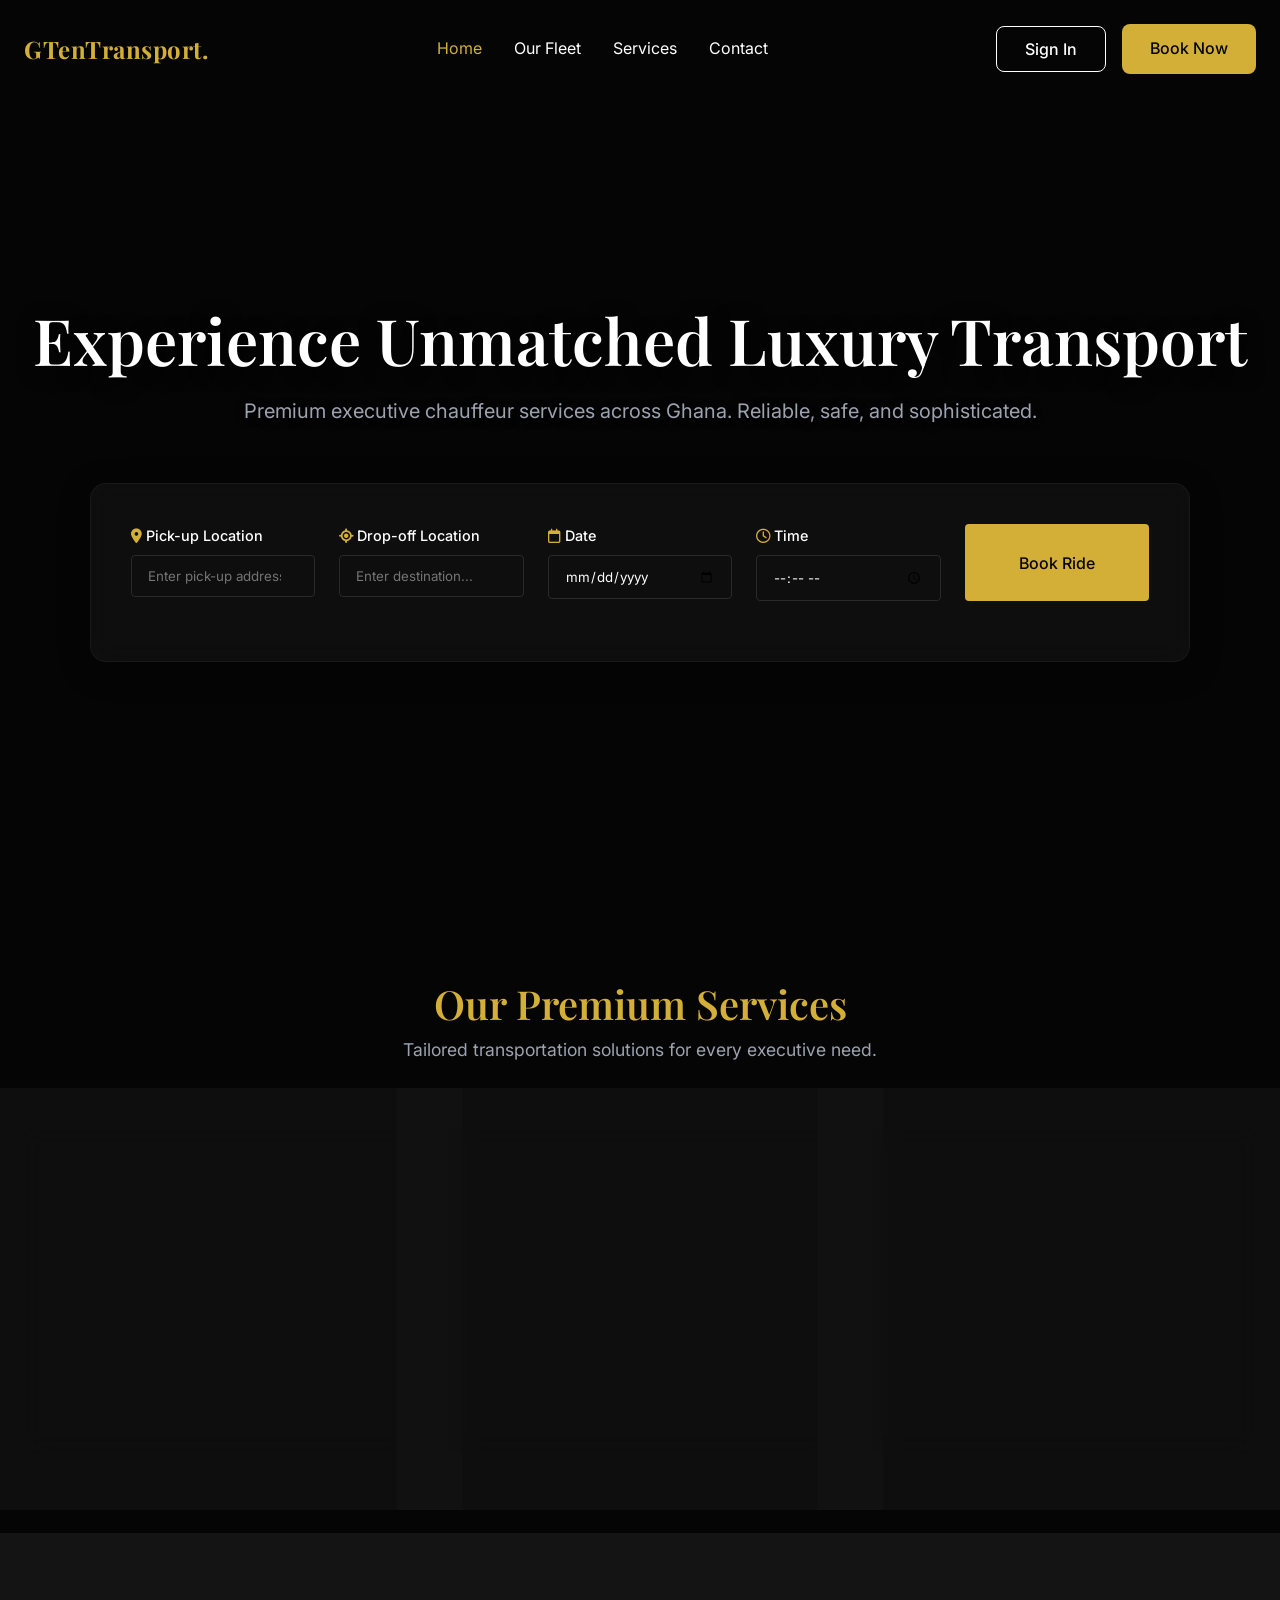
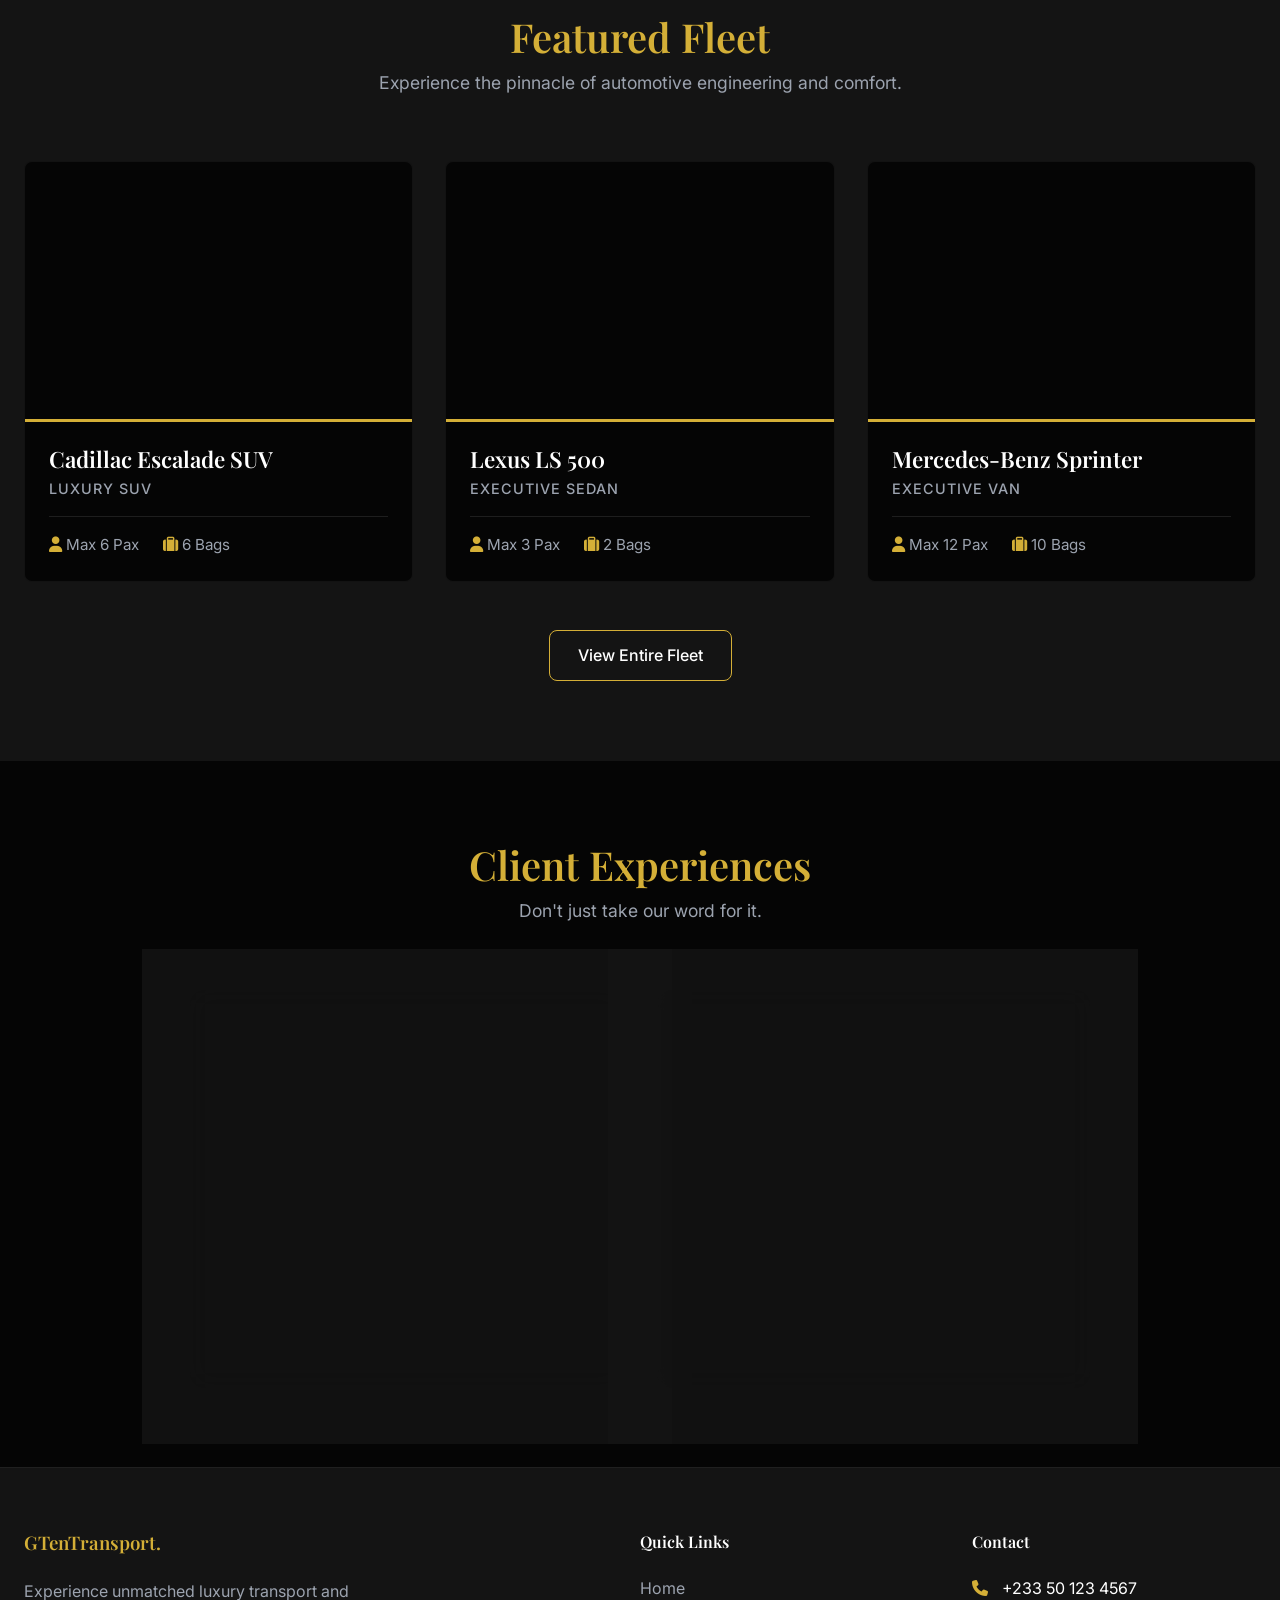
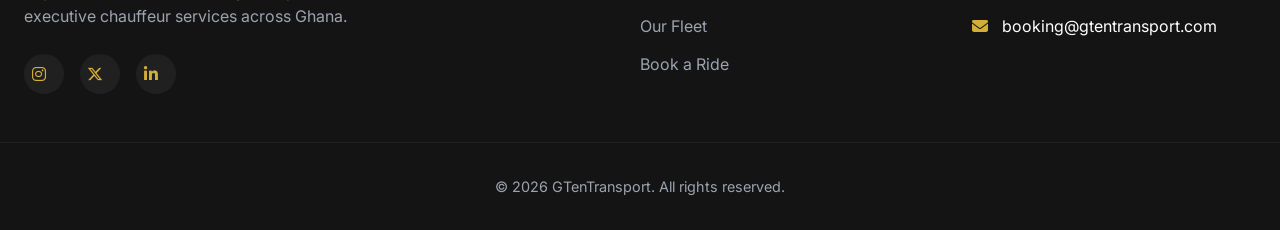
<file: index.html>
<!DOCTYPE html>
<html lang="en">

<head>
    <meta charset="UTF-8">
    <meta name="viewport" content="width=device-width, initial-scale=1.0">
    <title>GTenTransport | Premium Executive Chauffeur Services</title>
    <meta name="description"
        content="Experience unmatched luxury transport and executive chauffeur services across Ghana.">
    <link rel="stylesheet" href="css/style.css">
    <link rel="stylesheet" href="https://cdnjs.cloudflare.com/ajax/libs/font-awesome/6.4.0/css/all.min.css">
</head>

<body>
    <!-- Navigation -->
    <nav class="navbar" id="navbar">
        <div class="container nav-container">
            <a href="index.html" class="brand-logo text-gold">GTenTransport.</a>

            <button class="mobile-menu-btn" id="mobile-menu-btn">
                <i class="fa-solid fa-bars"></i>
            </button>

            <ul class="nav-links">
                <li><a href="index.html" class="active">Home</a></li>
                <li><a href="fleet.html">Our Fleet</a></li>
                <li><a href="index.html#services">Services</a></li>
                <li><a href="book.html">Contact</a></li>
            </ul>
            <div class="nav-actions">
                <button class="btn btn-outline" id="btn-signin">Sign In</button>
                <a href="book.html" class="btn btn-primary">Book Now</a>
            </div>
        </div>
    </nav>

    <!-- Auth Modal -->
    <div class="modal" id="auth-modal">
        <div class="modal-content glass-panel">
            <span class="close-modal">&times;</span>
            <h2 class="text-center">Welcome Back</h2>
            <p class="text-center" style="margin-bottom: 2rem; color: var(--color-gray-light);">Sign in to your account
            </p>
            <form class="auth-form" id="auth-form">
                <div class="input-group">
                    <label for="email">Email</label>
                    <input type="email" id="email" placeholder="name@example.com" required>
                </div>
                <div class="input-group">
                    <label for="password">Password</label>
                    <input type="password" id="password" placeholder="••••••••" required>
                </div>
                <button type="submit" class="btn btn-primary" style="width: 100%; margin-top: 1rem;">Sign In</button>
            </form>
        </div>
    </div>

    <main>
        <!-- Hero Section -->
        <section class="hero" id="home">
            <div class="hero-overlay"></div>
            <div class="container hero-content">
                <h1 class="hero-title text-white">Experience Unmatched Luxury Transport</h1>
                <p class="hero-subtitle">Premium executive chauffeur services across Ghana. Reliable, safe, and
                    sophisticated.</p>

                <!-- Quick Booking Widget -->
                <div class="quick-booking glass-panel">
                    <form class="booking-grid" action="book.html">
                        <div class="input-group">
                            <label><i class="fa-solid fa-location-dot text-gold"></i> Pick-up Location</label>
                            <input type="text" list="locations" placeholder="Enter pick-up address..." required>
                        </div>
                        <div class="input-group">
                            <label><i class="fa-solid fa-location-crosshairs text-gold"></i> Drop-off Location</label>
                            <input type="text" list="locations" placeholder="Enter destination..." required>
                        </div>
                        <div class="input-group">
                            <label><i class="fa-regular fa-calendar text-gold"></i> Date</label>
                            <input type="date" required>
                        </div>
                        <div class="input-group">
                            <label><i class="fa-regular fa-clock text-gold"></i> Time</label>
                            <input type="time" required>
                        </div>
                        <div class="input-group" style="justify-content: flex-end;">
                            <button type="submit" class="btn btn-primary"
                                style="height: 100%; width: 100%; border-radius: var(--border-radius-sm);">Book
                                Ride</button>
                        </div>
                    </form>
                    <datalist id="locations">
                        <option value="Kotoka International Airport (KIA)">
                        <option value="Cantonments, Accra">
                        <option value="East Legon, Accra">
                        <option value="Osu, Accra">
                        <option value="Labadi Beach Hotel">
                        <option value="Kempinski Hotel Gold Coast City">
                        <option value="Aburi Mountains">
                        <option value="Kumasi, Ashanti Region">
                    </datalist>
                </div>
            </div>
        </section>

        <!-- Services Overview -->
        <section class="section services-section" id="services">
            <div class="container">
                <div class="section-title text-center">
                    <h2 class="text-gold">Our Premium Services</h2>
                    <p>Tailored transportation solutions for every executive need.</p>
                </div>
                <div class="services-grid">
                    <div class="service-card glass-panel text-center">
                        <i class="fa-solid fa-plane-arrival service-icon"></i>
                        <h3>Airport Transfers</h3>
                        <p>Seamless and punctual pickups from Kotoka International Airport. Flight monitoring included.
                        </p>
                        <a href="book.html" class="text-gold mt-1"
                            style="display:inline-block; margin-top:1rem; font-weight: 500;">Learn More &rarr;</a>
                    </div>
                    <div class="service-card glass-panel text-center">
                        <i class="fa-solid fa-user-tie service-icon"></i>
                        <h3>Corporate Travel</h3>
                        <p>Dedicated executive chauffeurs for your business meetings and roadshows across Ghana.</p>
                        <a href="book.html" class="text-gold mt-1"
                            style="display:inline-block; margin-top:1rem; font-weight: 500;">Learn More &rarr;</a>
                    </div>
                    <div class="service-card glass-panel text-center">
                        <i class="fa-solid fa-champagne-glasses service-icon"></i>
                        <h3>Special Events</h3>
                        <p>Make your weddings, galas, and VIP events memorable with our top-tier luxury vehicles.</p>
                        <a href="book.html" class="text-gold mt-1"
                            style="display:inline-block; margin-top:1rem; font-weight: 500;">Learn More &rarr;</a>
                    </div>
                </div>
            </div>
        </section>

        <!-- Fleet Teaser -->
        <section class="section fleet-teaser-section" style="background-color: var(--color-charcoal);">
            <div class="container">
                <div class="section-title text-center">
                    <h2 class="text-gold">Featured Fleet</h2>
                    <p>Experience the pinnacle of automotive engineering and comfort.</p>
                </div>
                <div class="fleet-grid">
                    <div class="fleet-card">
                        <div class="fleet-img"
                            style="background-image: url('https://upload.wikimedia.org/wikipedia/commons/thumb/8/82/2021_Cadillac_Escalade_ESV_4WD_Premium_Luxury_in_Satin_Steel_Metallic%2C_front_right.jpg/1280px-2021_Cadillac_Escalade_ESV_4WD_Premium_Luxury_in_Satin_Steel_Metallic%2C_front_right.jpg');">
                        </div>
                        <div class="fleet-info">
                            <h3>Cadillac Escalade SUV</h3>
                            <p class="fleet-class">Luxury SUV</p>
                            <ul class="fleet-specs">
                                <li><i class="fa-solid fa-user text-gold"></i> Max 6 Pax</li>
                                <li><i class="fa-solid fa-suitcase text-gold"></i> 6 Bags</li>
                            </ul>
                        </div>
                    </div>
                    <div class="fleet-card">
                        <div class="fleet-img"
                            style="background-image: url('https://upload.wikimedia.org/wikipedia/commons/thumb/e/e6/Lexus_LS_500_VXFA50_Premier_Manganese_Luster_01.jpg/1280px-Lexus_LS_500_VXFA50_Premier_Manganese_Luster_01.jpg');">
                        </div>
                        <div class="fleet-info">
                            <h3>Lexus LS 500</h3>
                            <p class="fleet-class">Executive Sedan</p>
                            <ul class="fleet-specs">
                                <li><i class="fa-solid fa-user text-gold"></i> Max 3 Pax</li>
                                <li><i class="fa-solid fa-suitcase text-gold"></i> 2 Bags</li>
                            </ul>
                        </div>
                    </div>
                    <div class="fleet-card">
                        <div class="fleet-img"
                            style="background-image: url('https://upload.wikimedia.org/wikipedia/commons/thumb/c/ca/Mercedes-Benz_VS30_Sprinter_519_CDI_Black_%281%29.jpg/1280px-Mercedes-Benz_VS30_Sprinter_519_CDI_Black_%281%29.jpg');">
                        </div>
                        <div class="fleet-info">
                            <h3>Mercedes-Benz Sprinter</h3>
                            <p class="fleet-class">Executive Van</p>
                            <ul class="fleet-specs">
                                <li><i class="fa-solid fa-user text-gold"></i> Max 12 Pax</li>
                                <li><i class="fa-solid fa-suitcase text-gold"></i> 10 Bags</li>
                            </ul>
                        </div>
                    </div>
                </div>
                <div class="text-center" style="margin-top: 3rem;">
                    <a href="fleet.html" class="btn btn-outline text-gold" style="border-color: var(--color-gold);">View
                        Entire Fleet</a>
                </div>
            </div>
        </section>

        <!-- Testimonials -->
        <section class="section testimonials-section">
            <div class="container">
                <div class="section-title text-center">
                    <h2 class="text-gold">Client Experiences</h2>
                    <p>Don't just take our word for it.</p>
                </div>
                <div class="testimonials-grid">
                    <div class="testimonial-card glass-panel" style="background: rgba(20,20,20,0.8);">
                        <div class="stars text-gold mb-1">
                            <i class="fa-solid fa-star"></i><i class="fa-solid fa-star"></i><i
                                class="fa-solid fa-star"></i><i class="fa-solid fa-star"></i><i
                                class="fa-solid fa-star"></i>
                        </div>
                        <p>"Outstanding service from KIA to our hotel in Cantonments. The Cadillac Escalade was
                            immaculate and the chauffeur was highly professional."</p>
                        <div class="client-info mt-2"
                            style="border-top: 1px solid rgba(255,255,255,0.1); padding-top: 1rem;">
                            <h4 style="margin-bottom: 0.2rem;">James Harrington</h4>
                            <span class="text-gray-light" style="font-size: 0.9rem;">Corporate Executive</span>
                            <div class="platform-rating mt-1"
                                style="display: flex; align-items: center; gap: 0.5rem; background: rgba(255,255,255,0.05); padding: 0.4rem 0.8rem; border-radius: 20px; font-size: 0.85rem; width: fit-content; margin-top: 1rem;">
                                <i class="fa-brands fa-tripadvisor text-gold"></i> Rated 5.0 on TripAdvisor
                            </div>
                        </div>
                    </div>
                    <div class="testimonial-card glass-panel" style="background: rgba(20,20,20,0.8);">
                        <div class="stars text-gold mb-1">
                            <i class="fa-solid fa-star"></i><i class="fa-solid fa-star"></i><i
                                class="fa-solid fa-star"></i><i class="fa-solid fa-star"></i><i
                                class="fa-solid fa-star"></i>
                        </div>
                        <p>"GTenTransport handled the logistics for our 3-day corporate roadshow in Accra flawlessly.
                            Reliable and truly luxurious."</p>
                        <div class="client-info mt-2"
                            style="border-top: 1px solid rgba(255,255,255,0.1); padding-top: 1rem;">
                            <h4 style="margin-bottom: 0.2rem;">Sarah Mensah</h4>
                            <span class="text-gray-light" style="font-size: 0.9rem;">Event Coordinator</span>
                            <div class="platform-rating mt-1"
                                style="display: flex; align-items: center; gap: 0.5rem; background: rgba(255,255,255,0.05); padding: 0.4rem 0.8rem; border-radius: 20px; font-size: 0.85rem; width: fit-content; margin-top: 1rem;">
                                <i class="fa-brands fa-google text-gold"></i> Rated 5.0 on Google
                            </div>
                        </div>
                    </div>
                </div>
            </div>
        </section>
    </main>

    <!-- Premium Footer -->
    <footer class="footer">
        <div class="container footer-grid">
            <div class="footer-col">
                <h3 class="text-gold">GTenTransport.</h3>
                <p>Experience unmatched luxury transport and executive chauffeur services across Ghana.</p>
                <div class="social-icons">
                    <a href="#"><i class="fa-brands fa-instagram"></i></a>
                    <a href="#"><i class="fa-brands fa-x-twitter"></i></a>
                    <a href="#"><i class="fa-brands fa-linkedin-in"></i></a>
                </div>
            </div>
            <div class="footer-col">
                <h4>Quick Links</h4>
                <ul>
                    <li><a href="index.html">Home</a></li>
                    <li><a href="fleet.html">Our Fleet</a></li>
                    <li><a href="book.html">Book a Ride</a></li>
                </ul>
            </div>
            <div class="footer-col">
                <h4>Contact</h4>
                <ul>
                    <li><i class="fa-solid fa-phone"></i> +233 50 123 4567</li>
                    <li><i class="fa-solid fa-envelope"></i> booking@gtentransport.com</li>
                </ul>
            </div>
        </div>
        <div class="footer-bottom container">
            <p>&copy; 2026 GTenTransport. All rights reserved.</p>
        </div>
    </footer>

    <script src="js/script.js"></script>
</body>

</html>
</file>
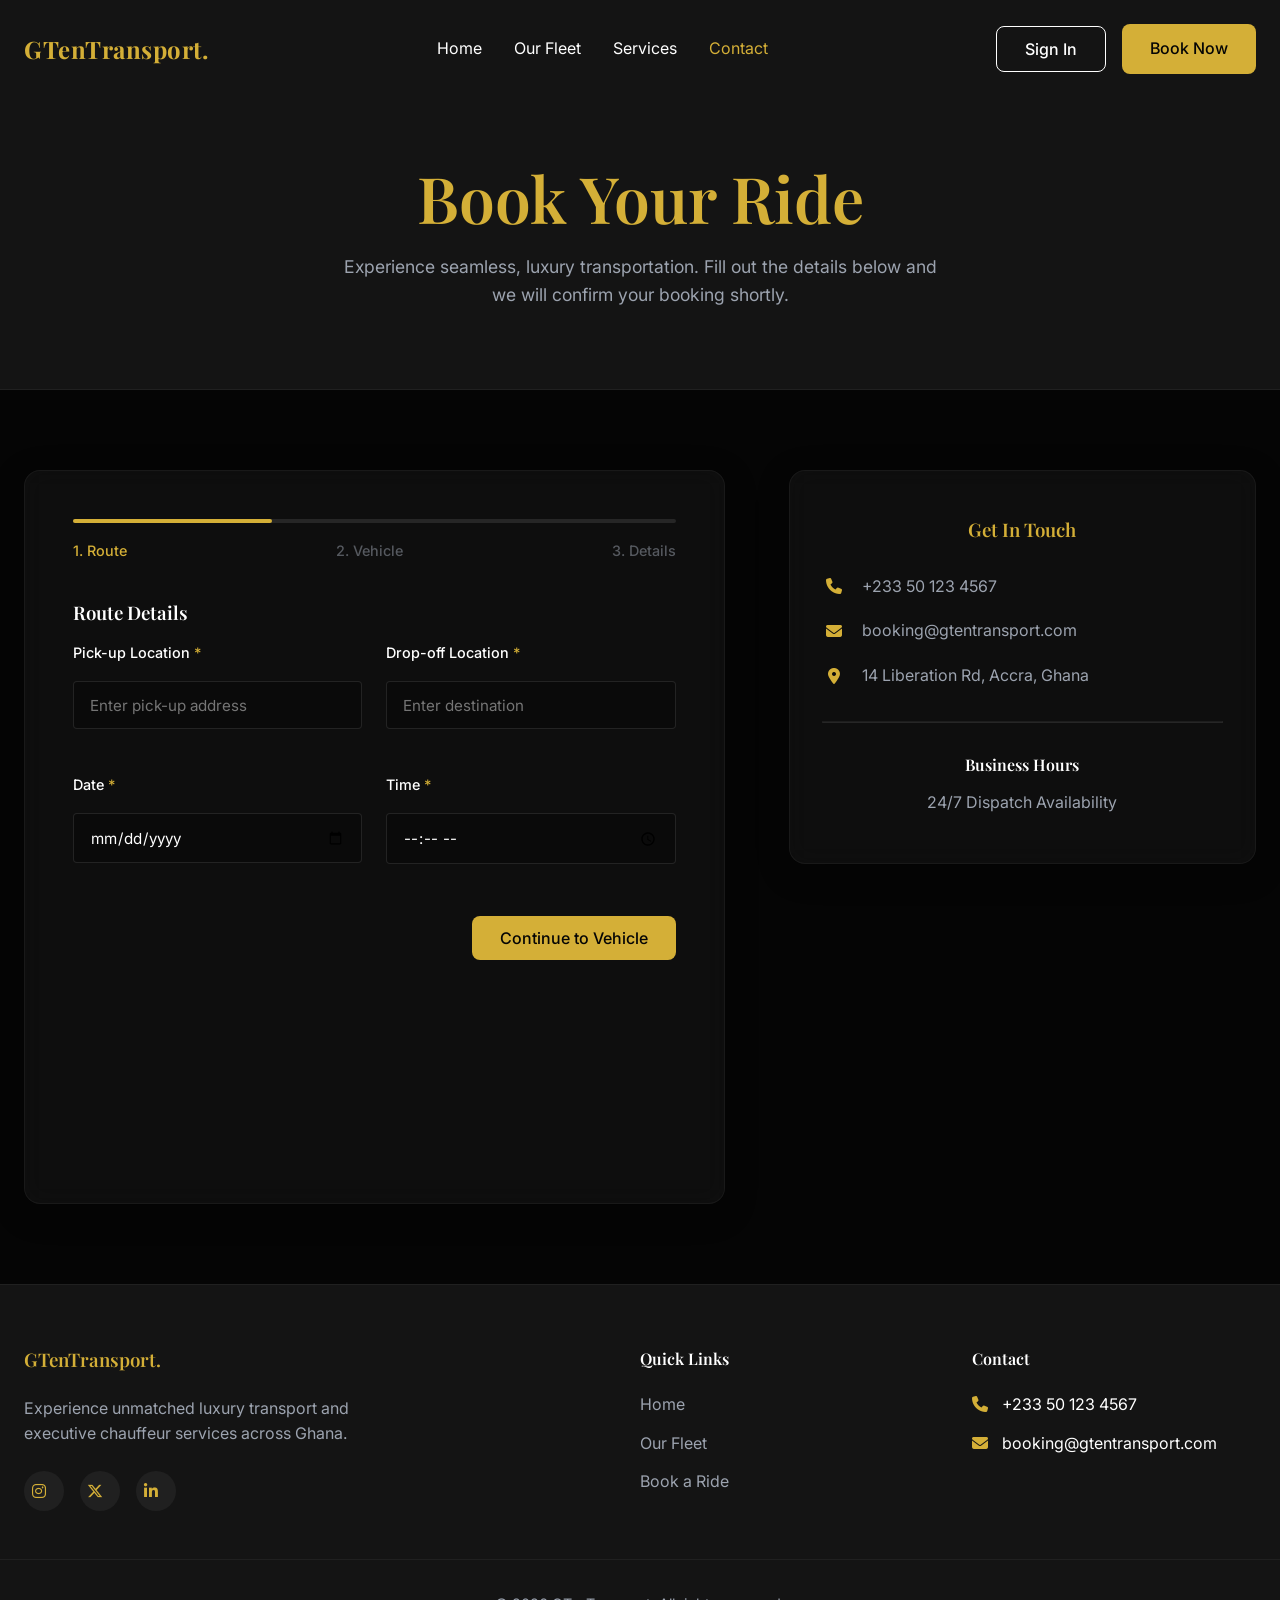
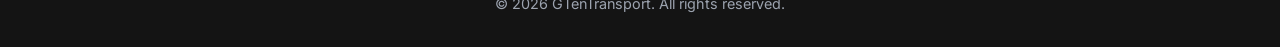
<file: book.html>
<!DOCTYPE html>
<html lang="en">

<head>
    <meta charset="UTF-8">
    <meta name="viewport" content="width=device-width, initial-scale=1.0">
    <title>Book a Ride | GTenTransport</title>
    <meta name="description" content="Book your luxury executive transport in Ghana today.">
    <link rel="stylesheet" href="css/style.css">
    <link rel="stylesheet" href="https://cdnjs.cloudflare.com/ajax/libs/font-awesome/6.4.0/css/all.min.css">
</head>

<body>
    <nav class="navbar" id="navbar">
        <div class="container nav-container">
            <a href="index.html" class="brand-logo text-gold">GTenTransport.</a>
            <button class="mobile-menu-btn" id="mobile-menu-btn"><i class="fa-solid fa-bars"></i></button>
            <ul class="nav-links">
                <li><a href="index.html">Home</a></li>
                <li><a href="fleet.html">Our Fleet</a></li>
                <li><a href="index.html#services">Services</a></li>
                <li><a href="book.html" class="active">Contact</a></li>
            </ul>
            <div class="nav-actions">
                <button class="btn btn-outline" id="btn-signin">Sign In</button>
                <a href="book.html" class="btn btn-primary">Book Now</a>
            </div>
        </div>
    </nav>

    <div class="modal" id="auth-modal">
        <div class="modal-content glass-panel">
            <span class="close-modal">&times;</span>
            <h2 class="text-center">Welcome Back</h2>
            <p class="text-center" style="margin-bottom: 2rem; color: var(--color-gray-light);">Sign in to your account
            </p>
            <form class="auth-form" id="auth-form">
                <div class="input-group">
                    <label for="email">Email</label>
                    <input type="email" id="email" placeholder="name@example.com" required>
                </div>
                <div class="input-group">
                    <label for="password">Password</label>
                    <input type="password" id="password" placeholder="••••••••" required>
                </div>
                <button type="submit" class="btn btn-primary" style="width: 100%; margin-top: 1rem;">Sign In</button>
            </form>
        </div>
    </div>

    <main>
        <section class="page-header">
            <div class="container">
                <h1 class="text-gold">Book Your Ride</h1>
                <p>Experience seamless, luxury transportation. Fill out the details below and we will confirm your
                    booking shortly.</p>
            </div>
        </section>

        <section class="section">
            <div class="container booking-page-grid">
                <!-- Left: Form -->
                <div class="booking-form-container glass-panel">
                    <div class="progress-container" data-step="1">
                        <div class="progress-bar" id="progress-bar"></div>
                        <div class="progress-steps text-gray-light">
                            <span class="step active">1. Route</span>
                            <span class="step">2. Vehicle</span>
                            <span class="step">3. Details</span>
                        </div>
                    </div>

                    <form id="multi-step-form" class="shadcn-form">
                        <!-- Step 1 -->
                        <div class="form-step active">
                            <h3 class="mb-1 text-white">Route Details</h3>
                            <div class="form-grid">
                                <div class="input-group">
                                    <label for="pickup">Pick-up Location <span class="text-gold">*</span></label>
                                    <input type="text" id="pickup" required placeholder="Enter pick-up address">
                                </div>
                                <div class="input-group">
                                    <label for="dropoff">Drop-off Location <span class="text-gold">*</span></label>
                                    <input type="text" id="dropoff" required placeholder="Enter destination">
                                </div>
                                <div class="input-group">
                                    <label for="date">Date <span class="text-gold">*</span></label>
                                    <input type="date" id="date" required>
                                </div>
                                <div class="input-group">
                                    <label for="time">Time <span class="text-gold">*</span></label>
                                    <input type="time" id="time" required>
                                </div>
                            </div>
                            <div class="form-actions">
                                <button type="button" class="btn btn-primary btn-next">Continue to Vehicle</button>
                            </div>
                        </div>

                        <!-- Step 2 -->
                        <div class="form-step">
                            <h3 class="mb-1 text-white">Vehicle Selection</h3>
                            <div class="input-group">
                                <label for="vehicle">Select Category <span class="text-gold">*</span></label>
                                <select id="vehicle" required>
                                    <option value="" disabled selected>Select a vehicle class...</option>
                                    <option value="cadillac-ct5">Cadillac CT5 (GHS 1,000/hr)</option>
                                    <option value="lexus-ls">Lexus LS 500 (GHS 1,200/hr)</option>
                                    <option value="escalade">Cadillac Escalade SUV (GHS 2,000/hr)</option>
                                    <option value="sprinter">Mercedes-Benz Sprinter (GHS 2,500/hr)</option>
                                </select>
                            </div>
                            <div class="form-actions space-between">
                                <button type="button" class="btn btn-outline btn-prev">Back</button>
                                <button type="button" class="btn btn-primary btn-next">Continue to Details</button>
                            </div>
                        </div>

                        <!-- Step 3 -->
                        <div class="form-step">
                            <h3 class="mb-1 text-white">Personal Details</h3>
                            <div class="form-grid">
                                <div class="input-group">
                                    <label for="fname">First Name <span class="text-gold">*</span></label>
                                    <input type="text" id="fname" required placeholder="John">
                                </div>
                                <div class="input-group">
                                    <label for="lname">Last Name <span class="text-gold">*</span></label>
                                    <input type="text" id="lname" required placeholder="Doe">
                                </div>
                                <div class="input-group">
                                    <label for="email-book">Email Address <span class="text-gold">*</span></label>
                                    <input type="email" id="email-book" required placeholder="john@example.com">
                                </div>
                                <div class="input-group">
                                    <label for="phone">Phone Number <span class="text-gold">*</span></label>
                                    <input type="tel" id="phone" required placeholder="+233 50 123 4567">
                                </div>
                            </div>
                            <div class="input-group mt-1">
                                <label for="notes">Special Requests</label>
                                <textarea id="notes" rows="4" placeholder="Any specific requirements..."></textarea>
                            </div>
                            <div class="form-actions space-between">
                                <button type="button" class="btn btn-outline btn-prev">Back</button>
                                <button type="submit" class="btn btn-primary text-black">Confirm Booking</button>
                            </div>
                        </div>
                    </form>

                    <div id="booking-success" style="display: none; text-align: center; padding: 2rem 0;">
                        <i class="fa-solid fa-circle-check text-gold"
                            style="font-size: 4rem; margin-bottom: 1.5rem;"></i>
                        <h3 class="text-white">Booking Request Received</h3>
                        <p class="text-gray-light mt-1">Thank you. Our dispatch team will contact you shortly to confirm
                            your reservation and arrange payment.</p>
                        <button class="btn btn-outline mt-2" onclick="location.reload()">Book Another Ride</button>
                    </div>
                </div>

                <!-- Right: Contact & Maps -->
                <div class="contact-info-container">
                    <div class="contact-card glass-panel" style="margin-bottom: 2rem;">
                        <h3 class="text-gold mb-1 text-center">Get In Touch</h3>
                        <ul class="contact-list">
                            <li><i class="fa-solid fa-phone"></i> +233 50 123 4567</li>
                            <li><i class="fa-solid fa-envelope"></i> booking@gtentransport.com</li>
                            <li><i class="fa-solid fa-location-dot"></i> 14 Liberation Rd, Accra, Ghana</li>
                        </ul>
                        <hr style="border-color: rgba(255,255,255,0.1); margin: 2rem 0;">
                        <h4 class="text-white text-center">Business Hours</h4>
                        <p class="text-gray-light text-center mt-1">24/7 Dispatch Availability</p>
                    </div>

                    <div class="map-container">
                        <iframe
                            src="https://www.google.com/maps/embed?pb=!1m18!1m12!1m3!1d127072.1328994537!2d-0.2646633631980313!3d5.5912087224201385!2m3!1f0!2f0!3f0!3m2!1i1024!2i768!4f13.1!3m3!1m2!1s0xfdf9084b2b7a773%3A0xbed14ed8650e2dd3!2sAccra%2C%20Ghana!5e0!3m2!1sen!2sus!4v1711902465354!5m2!1sen!2sus"
                            width="100%" height="300" style="border:0; border-radius: var(--border-radius-md);"
                            allowfullscreen="" loading="lazy" referrerpolicy="no-referrer-when-downgrade">
                        </iframe>
                    </div>
                </div>
            </div>
        </section>
    </main>

    <!-- Premium Footer -->
    <footer class="footer">
        <div class="container footer-grid">
            <div class="footer-col">
                <h3 class="text-gold">GTenTransport.</h3>
                <p>Experience unmatched luxury transport and executive chauffeur services across Ghana.</p>
                <div class="social-icons">
                    <a href="#"><i class="fa-brands fa-instagram"></i></a>
                    <a href="#"><i class="fa-brands fa-x-twitter"></i></a>
                    <a href="#"><i class="fa-brands fa-linkedin-in"></i></a>
                </div>
            </div>
            <div class="footer-col">
                <h4>Quick Links</h4>
                <ul>
                    <li><a href="index.html">Home</a></li>
                    <li><a href="fleet.html">Our Fleet</a></li>
                    <li><a href="book.html">Book a Ride</a></li>
                </ul>
            </div>
            <div class="footer-col">
                <h4>Contact</h4>
                <ul>
                    <li><i class="fa-solid fa-phone"></i> +233 50 123 4567</li>
                    <li><i class="fa-solid fa-envelope"></i> booking@gtentransport.com</li>
                </ul>
            </div>
        </div>
        <div class="footer-bottom container">
            <p>&copy; 2026 GTenTransport. All rights reserved.</p>
        </div>
    </footer>

    <script src="js/script.js"></script>
</body>

</html>
</file>
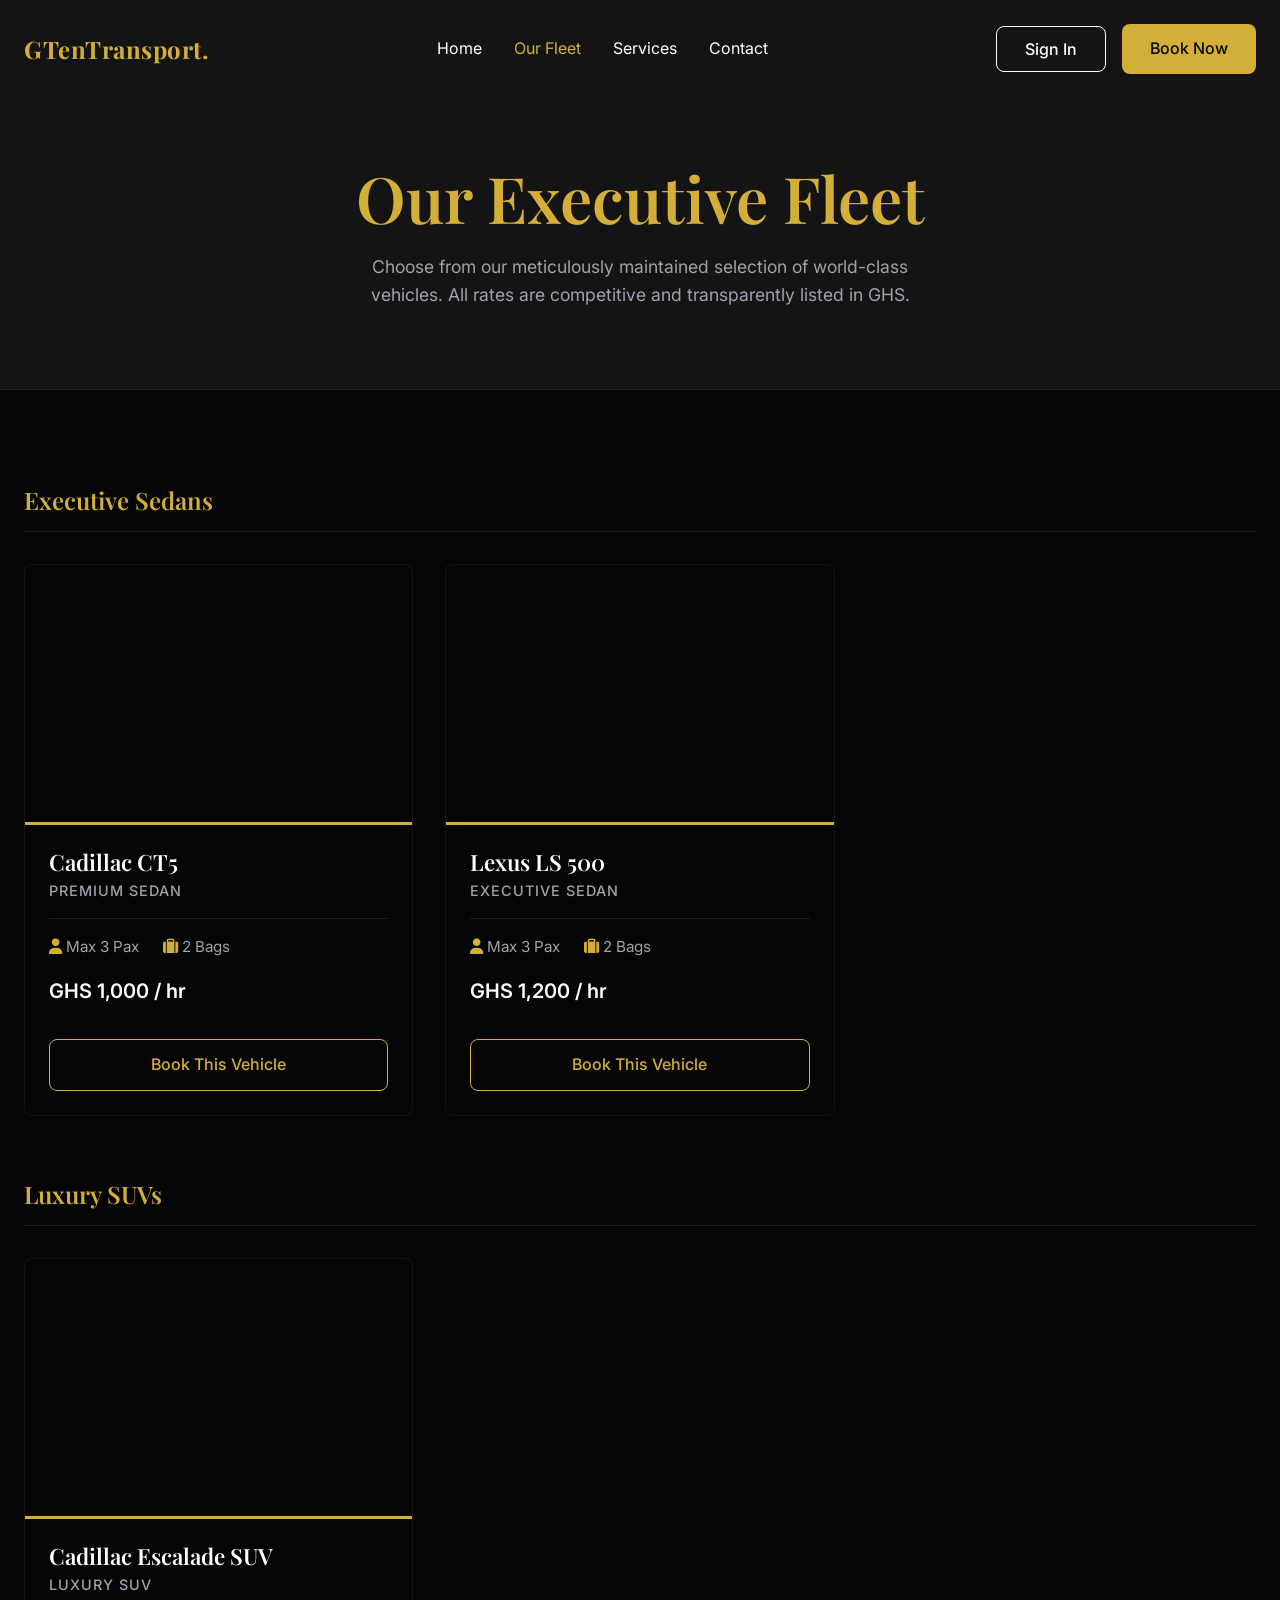
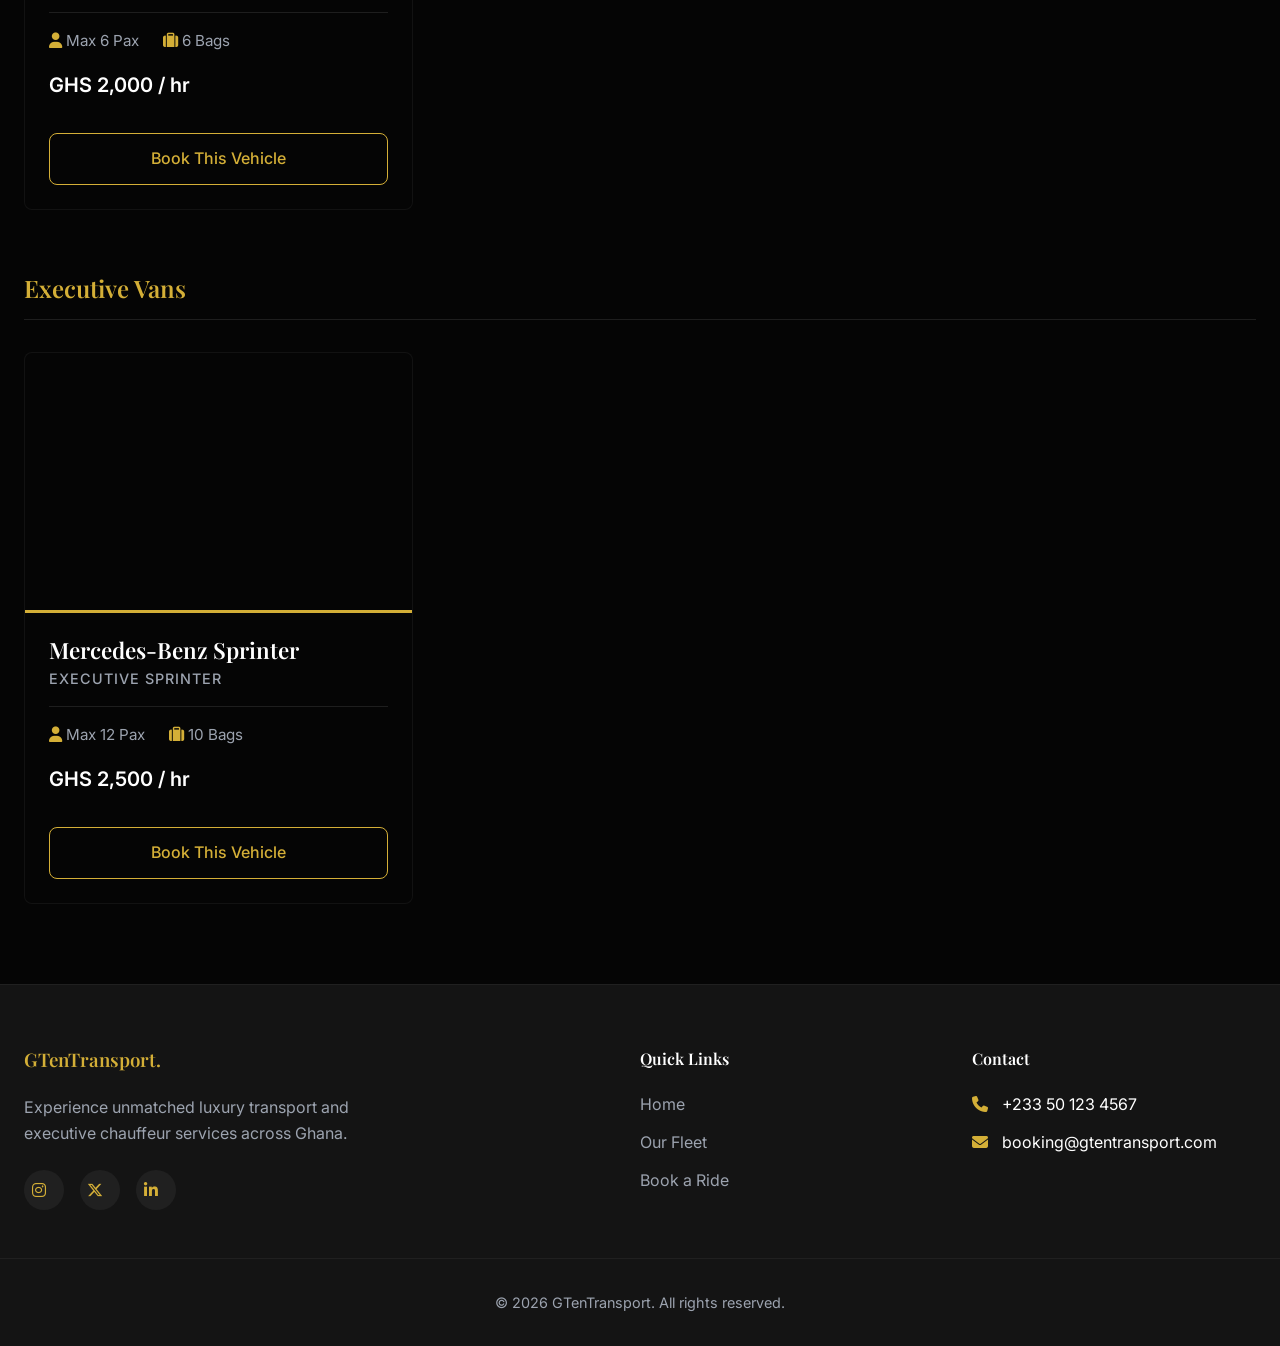
<file: fleet.html>
<!DOCTYPE html>
<html lang="en">

<head>
    <meta charset="UTF-8">
    <meta name="viewport" content="width=device-width, initial-scale=1.0">
    <title>Our Fleet | GTenTransport</title>
    <meta name="description"
        content="Explore GTenTransport's premium executive fleet of luxury SUVs, sedans, and sprinter vans.">
    <link rel="stylesheet" href="css/style.css">
    <link rel="stylesheet" href="https://cdnjs.cloudflare.com/ajax/libs/font-awesome/6.4.0/css/all.min.css">
</head>

<body>
    <nav class="navbar" id="navbar">
        <div class="container nav-container">
            <a href="index.html" class="brand-logo text-gold">GTenTransport.</a>
            <button class="mobile-menu-btn" id="mobile-menu-btn"><i class="fa-solid fa-bars"></i></button>
            <ul class="nav-links">
                <li><a href="index.html">Home</a></li>
                <li><a href="fleet.html" class="active">Our Fleet</a></li>
                <li><a href="index.html#services">Services</a></li>
                <li><a href="book.html">Contact</a></li>
            </ul>
            <div class="nav-actions">
                <button class="btn btn-outline" id="btn-signin">Sign In</button>
                <a href="book.html" class="btn btn-primary">Book Now</a>
            </div>
        </div>
    </nav>

    <div class="modal" id="auth-modal">
        <div class="modal-content glass-panel">
            <span class="close-modal">&times;</span>
            <h2 class="text-center">Welcome Back</h2>
            <p class="text-center" style="margin-bottom: 2rem; color: var(--color-gray-light);">Sign in to your account
            </p>
            <form class="auth-form" id="auth-form">
                <div class="input-group">
                    <label for="email">Email</label>
                    <input type="email" id="email" placeholder="name@example.com" required>
                </div>
                <div class="input-group">
                    <label for="password">Password</label>
                    <input type="password" id="password" placeholder="••••••••" required>
                </div>
                <button type="submit" class="btn btn-primary" style="width: 100%; margin-top: 1rem;">Sign In</button>
            </form>
        </div>
    </div>

    <main>
        <section class="page-header">
            <div class="container">
                <h1 class="text-gold">Our Executive Fleet</h1>
                <p>Choose from our meticulously maintained selection of world-class vehicles. All rates are competitive
                    and transparently listed in GHS.</p>
            </div>
        </section>

        <section class="section" style="padding-top: 2rem;">
            <div class="container">

                <!-- Executive Sedans -->
                <h2 class="fleet-category-title">Executive Sedans</h2>
                <div class="fleet-grid">
                    <div class="fleet-card">
                        <div class="fleet-img"
                            style="background-image: url('https://upload.wikimedia.org/wikipedia/commons/4/4b/Cadillac_CT5.jpg');">
                        </div>
                        <div class="fleet-info">
                            <h3>Cadillac CT5</h3>
                            <p class="fleet-class">Premium Sedan</p>
                            <ul class="fleet-specs">
                                <li><i class="fa-solid fa-user text-gold"></i> Max 3 Pax</li>
                                <li><i class="fa-solid fa-suitcase text-gold"></i> 2 Bags</li>
                            </ul>
                            <div class="fleet-rate">GHS 1,000 / hr</div>
                            <a href="book.html?vehicle=cadillac-ct5" class="btn btn-outline mt-2"
                                style="width: 100%; border-color: var(--color-gold); color: var(--color-gold);">Book
                                This Vehicle</a>
                        </div>
                    </div>
                    <div class="fleet-card">
                        <div class="fleet-img"
                            style="background-image: url('https://upload.wikimedia.org/wikipedia/commons/thumb/e/e6/Lexus_LS_500_VXFA50_Premier_Manganese_Luster_01.jpg/1280px-Lexus_LS_500_VXFA50_Premier_Manganese_Luster_01.jpg');">
                        </div>
                        <div class="fleet-info">
                            <h3>Lexus LS 500</h3>
                            <p class="fleet-class">Executive Sedan</p>
                            <ul class="fleet-specs">
                                <li><i class="fa-solid fa-user text-gold"></i> Max 3 Pax</li>
                                <li><i class="fa-solid fa-suitcase text-gold"></i> 2 Bags</li>
                            </ul>
                            <div class="fleet-rate">GHS 1,200 / hr</div>
                            <a href="book.html?vehicle=lexus-ls" class="btn btn-outline mt-2"
                                style="width: 100%; border-color: var(--color-gold); color: var(--color-gold);">Book
                                This Vehicle</a>
                        </div>
                    </div>
                </div>

                <!-- Luxury SUVs -->
                <h2 class="fleet-category-title">Luxury SUVs</h2>
                <div class="fleet-grid">
                    <div class="fleet-card">
                        <div class="fleet-img"
                            style="background-image: url('https://upload.wikimedia.org/wikipedia/commons/thumb/8/82/2021_Cadillac_Escalade_ESV_4WD_Premium_Luxury_in_Satin_Steel_Metallic%2C_front_right.jpg/1280px-2021_Cadillac_Escalade_ESV_4WD_Premium_Luxury_in_Satin_Steel_Metallic%2C_front_right.jpg');">
                        </div>
                        <div class="fleet-info">
                            <h3>Cadillac Escalade SUV</h3>
                            <p class="fleet-class">Luxury SUV</p>
                            <ul class="fleet-specs">
                                <li><i class="fa-solid fa-user text-gold"></i> Max 6 Pax</li>
                                <li><i class="fa-solid fa-suitcase text-gold"></i> 6 Bags</li>
                            </ul>
                            <div class="fleet-rate">GHS 2,000 / hr</div>
                            <a href="book.html?vehicle=escalade" class="btn btn-outline mt-2"
                                style="width: 100%; border-color: var(--color-gold); color: var(--color-gold);">Book
                                This Vehicle</a>
                        </div>
                    </div>
                </div>

                <!-- Executive Vans -->
                <h2 class="fleet-category-title">Executive Vans</h2>
                <div class="fleet-grid">
                    <div class="fleet-card">
                        <div class="fleet-img"
                            style="background-image: url('https://upload.wikimedia.org/wikipedia/commons/thumb/c/ca/Mercedes-Benz_VS30_Sprinter_519_CDI_Black_%281%29.jpg/1280px-Mercedes-Benz_VS30_Sprinter_519_CDI_Black_%281%29.jpg');">
                        </div>
                        <div class="fleet-info">
                            <h3>Mercedes-Benz Sprinter</h3>
                            <p class="fleet-class">Executive Sprinter</p>
                            <ul class="fleet-specs">
                                <li><i class="fa-solid fa-user text-gold"></i> Max 12 Pax</li>
                                <li><i class="fa-solid fa-suitcase text-gold"></i> 10 Bags</li>
                            </ul>
                            <div class="fleet-rate">GHS 2,500 / hr</div>
                            <a href="book.html?vehicle=sprinter" class="btn btn-outline mt-2"
                                style="width: 100%; border-color: var(--color-gold); color: var(--color-gold);">Book
                                This Vehicle</a>
                        </div>
                    </div>
                </div>

            </div>
        </section>
    </main>

    <footer class="footer">
        <div class="container footer-grid">
            <div class="footer-col">
                <h3 class="text-gold">GTenTransport.</h3>
                <p>Experience unmatched luxury transport and executive chauffeur services across Ghana.</p>
                <div class="social-icons">
                    <a href="#"><i class="fa-brands fa-instagram"></i></a>
                    <a href="#"><i class="fa-brands fa-x-twitter"></i></a>
                    <a href="#"><i class="fa-brands fa-linkedin-in"></i></a>
                </div>
            </div>
            <div class="footer-col">
                <h4>Quick Links</h4>
                <ul>
                    <li><a href="index.html">Home</a></li>
                    <li><a href="fleet.html">Our Fleet</a></li>
                    <li><a href="book.html">Book a Ride</a></li>
                </ul>
            </div>
            <div class="footer-col">
                <h4>Contact</h4>
                <ul>
                    <li><i class="fa-solid fa-phone"></i> +233 50 123 4567</li>
                    <li><i class="fa-solid fa-envelope"></i> booking@gtentransport.com</li>
                </ul>
            </div>
        </div>
        <div class="footer-bottom container">
            <p>&copy; 2026 GTenTransport. All rights reserved.</p>
        </div>
    </footer>

    <script src="js/script.js"></script>
</body>

</html>
</file>
<file: css/style.css>
/* style.css - GTenTransport Design System & Base */
@import url('https://fonts.googleapis.com/css2?family=Inter:wght@300;400;500;600&family=Playfair+Display:ital,wght@0,400;0,600;0,700;1,400&display=swap');

:root {
    /* Midnight Elegance Palette */
    --color-black: #050505;
    --color-charcoal: #141414;
    --color-gray-dark: #2a2a2a;
    --color-gray-light: #9ca3af;
    --color-white: #ffffff;
    --color-gold: #d4af37;
    --color-gold-hover: #b5952f;

    --font-serif: 'Playfair Display', serif;
    --font-sans: 'Inter', sans-serif;

    --transition-fast: 0.2s ease;
    --transition-smooth: 0.3s cubic-bezier(0.4, 0, 0.2, 1);

    --border-radius-sm: 4px;
    --border-radius-md: 8px;
    --border-radius-lg: 16px;
    --border-radius-xl: 24px;

    --z-nav: 1000;
    --z-modal: 2000;
}

* {
    margin: 0;
    padding: 0;
    box-sizing: border-box;
}

html {
    scroll-behavior: smooth;
}

body {
    font-family: var(--font-sans);
    background-color: var(--color-black);
    color: var(--color-white);
    line-height: 1.6;
    overflow-x: hidden;
    -webkit-font-smoothing: antialiased;
}

h1,
h2,
h3,
h4,
h5,
h6 {
    font-family: var(--font-serif);
    font-weight: 600;
    line-height: 1.2;
}

a {
    text-decoration: none;
    color: inherit;
    transition: color var(--transition-fast);
}

ul {
    list-style: none;
}

.container {
    width: 100%;
    max-width: 1280px;
    margin: 0 auto;
    padding: 0 24px;
}

.text-gold {
    color: var(--color-gold);
}

.text-center {
    text-align: center;
}

.section {
    padding: 5rem 0;
}

.mt-1 {
    margin-top: 1rem;
}

.mt-2 {
    margin-top: 2rem;
}

.mb-1 {
    margin-bottom: 1rem;
}

.text-gray-light {
    color: var(--color-gray-light);
}

.glass-panel {
    background: rgba(20, 20, 20, 0.6);
    backdrop-filter: blur(12px);
    -webkit-backdrop-filter: blur(12px);
    border: 1px solid rgba(255, 255, 255, 0.05);
    box-shadow: 0 8px 32px 0 rgba(0, 0, 0, 0.3);
}

.btn {
    display: inline-flex;
    align-items: center;
    justify-content: center;
    padding: 12px 28px;
    font-family: var(--font-sans);
    font-weight: 500;
    font-size: 1rem;
    border-radius: var(--border-radius-md);
    cursor: pointer;
    transition: all var(--transition-fast);
    border: none;
    outline: none;
}

.btn-primary {
    background-color: var(--color-gold);
    color: var(--color-black);
}

.btn-primary:hover {
    background-color: var(--color-gold-hover);
    transform: translateY(-2px);
}

.btn-outline {
    background-color: transparent;
    color: var(--color-white);
    border: 1px solid var(--color-white);
}

.btn-outline:hover {
    background-color: var(--color-white);
    color: var(--color-black);
}

/* --- Navigation --- */
.navbar {
    position: fixed;
    top: 0;
    left: 0;
    width: 100%;
    padding: 1.5rem 0;
    z-index: var(--z-nav);
    transition: all var(--transition-smooth);
    background-color: transparent;
}

.navbar.scrolled {
    background-color: rgba(5, 5, 5, 0.95);
    backdrop-filter: blur(10px);
    padding: 1rem 0;
    border-bottom: 1px solid rgba(255, 255, 255, 0.05);
}

.nav-container {
    display: flex;
    justify-content: space-between;
    align-items: center;
}

.brand-logo {
    font-family: var(--font-serif);
    font-size: 1.5rem;
    font-weight: 700;
    letter-spacing: 0.5px;
}

.nav-links {
    display: flex;
    gap: 2rem;
    align-items: center;
}

.nav-links a.active,
.nav-links a:hover {
    color: var(--color-gold);
}

.nav-actions {
    display: flex;
    gap: 1rem;
    align-items: center;
}

/* --- Footer --- */
.footer {
    background-color: var(--color-charcoal);
    padding: 4rem 0 2rem;
    border-top: 1px solid rgba(255, 255, 255, 0.05);
}

.footer-grid {
    display: grid;
    grid-template-columns: 2fr 1fr 1fr;
    gap: 3rem;
    margin-bottom: 3rem;
}

.footer-col h3,
.footer-col h4 {
    margin-bottom: 1.5rem;
}

.footer-col p {
    color: var(--color-gray-light);
    margin-bottom: 1.5rem;
    max-width: 400px;
}

.footer-col ul {
    display: flex;
    flex-direction: column;
    gap: 0.8rem;
}

.footer-col ul a {
    color: var(--color-gray-light);
}

.footer-col ul a:hover {
    color: var(--color-gold);
}

.footer-col i {
    margin-right: 10px;
    color: var(--color-gold);
}

.social-icons {
    display: flex;
    gap: 1rem;
}

.social-icons a {
    display: inline-flex;
    align-items: center;
    justify-content: center;
    width: 40px;
    height: 40px;
    border-radius: 50%;
    background-color: rgba(255, 255, 255, 0.05);
    transition: all var(--transition-fast);
}

.social-icons a:hover {
    background-color: var(--color-gold);
    color: var(--color-black);
}

.footer-bottom {
    text-align: center;
    border-top: 1px solid rgba(255, 255, 255, 0.05);
    padding-top: 2rem;
    color: var(--color-gray-light);
    font-size: 0.9rem;
}

/* --- Auth Modal (Mimicking shadcn/ui) --- */
.modal {
    display: none;
    position: fixed;
    inset: 0;
    z-index: var(--z-modal);
    background-color: rgba(0, 0, 0, 0.8);
    align-items: center;
    justify-content: center;
    backdrop-filter: blur(4px);
}

.modal.active {
    display: flex;
    animation: fadeIn 0.2s ease;
}

.modal-content {
    position: relative;
    width: 100%;
    max-width: 400px;
    padding: 2.5rem;
    border-radius: var(--border-radius-lg);
    background-color: var(--color-charcoal);
    animation: slideUp 0.3s ease;
}

.close-modal {
    position: absolute;
    top: 1.5rem;
    right: 1.5rem;
    font-size: 1.5rem;
    color: var(--color-gray-light);
    cursor: pointer;
    transition: color var(--transition-fast);
}

.close-modal:hover {
    color: var(--color-white);
}

.input-group {
    margin-bottom: 1.2rem;
    display: flex;
    flex-direction: column;
    gap: 0.5rem;
}

.input-group label {
    font-size: 0.9rem;
    font-weight: 500;
}

.input-group input,
.input-group select {
    width: 100%;
    padding: 0.75rem 1rem;
    border-radius: var(--border-radius-sm);
    background-color: transparent;
    border: 1px solid var(--color-gray-dark);
    color: var(--color-white);
    font-family: var(--font-sans);
    outline: none;
    transition: border-color var(--transition-fast);
}

.input-group input:focus,
.input-group select:focus {
    border-color: var(--color-gold);
}

@keyframes fadeIn {
    from {
        opacity: 0;
    }

    to {
        opacity: 1;
    }
}

@keyframes slideUp {
    from {
        opacity: 0;
        transform: translateY(20px);
    }

    to {
        opacity: 1;
        transform: translateY(0);
    }
}

/* Mobile Menu Button */
.mobile-menu-btn {
    display: none;
    font-size: 1.5rem;
    background: none;
    border: none;
    color: var(--color-white);
    cursor: pointer;
}

/* --- Hero Section --- */
.hero {
    position: relative;
    height: 100vh;
    min-height: 800px;
    background-image: url('https://images.unsplash.com/photo-1619682817481-e994891cd1f5?q=80&w=1600&auto=format&fit=crop');
    background-size: cover;
    background-position: center;
    background-attachment: fixed;
    display: flex;
    align-items: center;
    justify-content: center;
}

.hero-overlay {
    position: absolute;
    inset: 0;
    background: linear-gradient(to bottom, rgba(5, 5, 5, 0.7) 0%, rgba(5, 5, 5, 0.4) 50%, rgba(5, 5, 5, 0.9) 100%);
}

.hero-content {
    position: relative;
    z-index: 10;
    text-align: center;
    margin-top: 4rem;
    width: 100%;
}

.hero-title {
    font-size: clamp(2.5rem, 5vw, 4.5rem);
    margin-bottom: 1rem;
    text-shadow: 0 4px 20px rgba(0, 0, 0, 0.5);
}

.hero-subtitle {
    font-size: clamp(1rem, 2vw, 1.25rem);
    color: var(--color-gray-light);
    margin-bottom: 3.5rem;
    text-shadow: 0 2px 10px rgba(0, 0, 0, 0.5);
}

/* Quick Booking Widget */
.quick-booking {
    padding: 2.5rem;
    border-radius: var(--border-radius-lg);
    text-align: left;
    max-width: 1100px;
    margin: 0 auto;
}

.booking-grid {
    display: grid;
    grid-template-columns: repeat(5, 1fr);
    gap: 1.5rem;
}

/* --- Sections Common --- */
.section-title {
    margin-bottom: 4rem;
}

.section-title h2 {
    font-size: 2.5rem;
    margin-bottom: 0.5rem;
}

.section-title p {
    color: var(--color-gray-light);
    font-size: 1.1rem;
}

/* --- Services Grid --- */
.services-grid {
    display: grid;
    grid-template-columns: repeat(3, 1fr);
    gap: 2rem;
}

.service-card {
    padding: 3rem 2rem;
    border-radius: var(--border-radius-md);
    transition: transform var(--transition-smooth);
}

.service-card:hover {
    transform: translateY(-10px);
    border-color: rgba(212, 175, 55, 0.3);
}

.service-icon {
    font-size: 2.5rem;
    color: var(--color-gold);
    margin-bottom: 1.5rem;
}

.service-card h3 {
    margin-bottom: 1rem;
    font-size: 1.5rem;
}

.service-card p {
    color: var(--color-gray-light);
}

/* --- Fleet Page Grid --- */
.page-header {
    padding: 160px 0 80px;
    background-color: var(--color-charcoal);
    text-align: center;
    border-bottom: 1px solid rgba(255, 255, 255, 0.05);
}

.page-header h1 {
    font-size: clamp(2.5rem, 5vw, 4rem);
    margin-bottom: 1rem;
}

.page-header p {
    color: var(--color-gray-light);
    font-size: 1.1rem;
    max-width: 600px;
    margin: 0 auto;
}

.fleet-category-title {
    margin: 4rem 0 2rem;
    padding-bottom: 1rem;
    border-bottom: 1px solid rgba(255, 255, 255, 0.1);
    color: var(--color-gold);
}

.fleet-rate {
    font-size: 1.25rem;
    font-weight: 600;
    margin-top: 1rem;
    color: var(--color-white);
}

.fleet-grid {
    display: grid;
    grid-template-columns: repeat(3, 1fr);
    gap: 2rem;
}

.fleet-card {
    background-color: var(--color-black);
    border-radius: var(--border-radius-md);
    overflow: hidden;
    border: 1px solid rgba(255, 255, 255, 0.05);
    transition: transform var(--transition-fast);
}

.fleet-card:hover {
    transform: scale(1.02);
    border-color: var(--color-gold);
}

.fleet-img {
    height: 260px;
    background-size: cover;
    background-position: center;
    border-bottom: 3px solid var(--color-gold);
}

.fleet-info {
    padding: 1.5rem;
}

.fleet-info h3 {
    font-size: 1.4rem;
    margin-bottom: 0.2rem;
}

.fleet-class {
    color: var(--color-gray-light);
    font-size: 0.9rem;
    margin-bottom: 1rem;
    font-weight: 500;
    text-transform: uppercase;
    letter-spacing: 1px;
}

.fleet-specs {
    display: flex;
    gap: 1.5rem;
    color: var(--color-gray-light);
    font-size: 0.95rem;
    border-top: 1px solid rgba(255, 255, 255, 0.1);
    padding-top: 1rem;
}

/* --- Testimonials --- */
.testimonials-grid {
    display: grid;
    grid-template-columns: repeat(2, 1fr);
    gap: 2rem;
    max-width: 900px;
    margin: 0 auto;
}

.testimonial-card {
    padding: 2.5rem;
    border-radius: var(--border-radius-lg);
    position: relative;
}

.testimonial-card p {
    font-style: italic;
    font-size: 1.1rem;
    line-height: 1.8;
}

/* --- Booking & Contact Page --- */
.booking-page-grid {
    display: grid;
    grid-template-columns: 3fr 2fr;
    gap: 4rem;
}

.booking-form-container {
    padding: 3rem;
    border-radius: var(--border-radius-lg);
}

.progress-container {
    margin-bottom: 2.5rem;
}

.progress-bar {
    height: 4px;
    background: rgba(255, 255, 255, 0.1);
    border-radius: 2px;
    position: relative;
    margin-bottom: 1rem;
}

.progress-bar::after {
    content: '';
    position: absolute;
    top: 0;
    left: 0;
    height: 100%;
    background: var(--color-gold);
    border-radius: 2px;
    transition: width var(--transition-smooth);
    width: 33%;
}

.progress-container[data-step="2"] .progress-bar::after {
    width: 66%;
}

.progress-container[data-step="3"] .progress-bar::after {
    width: 100%;
}

.progress-steps {
    display: flex;
    justify-content: space-between;
    font-size: 0.9rem;
    font-weight: 500;
}

.progress-steps .step {
    opacity: 0.5;
    transition: opacity var(--transition-fast);
}

.progress-steps .step.active {
    opacity: 1;
    color: var(--color-gold);
}

.shadcn-form .input-group input,
.shadcn-form .input-group textarea,
.shadcn-form .input-group select {
    font-size: 0.95rem;
    padding: 0.85rem 1rem;
    background-color: rgba(0, 0, 0, 0.2);
    border: 1px solid rgba(255, 255, 255, 0.1);
    border-radius: var(--border-radius-sm);
    color: var(--color-white);
    width: 100%;
    transition: all var(--transition-fast);
}

.shadcn-form .input-group textarea {
    resize: vertical;
}

.shadcn-form .input-group input:focus,
.shadcn-form .input-group textarea:focus,
.shadcn-form .input-group select:focus {
    border-color: var(--color-gold);
    outline: none;
    box-shadow: 0 0 0 1px var(--color-gold);
}

.shadcn-form .input-group label {
    margin-bottom: 0.6rem;
    display: block;
    font-weight: 500;
}

.form-grid {
    display: grid;
    grid-template-columns: 1fr 1fr;
    gap: 1.5rem;
}

.form-step {
    display: none;
    animation: fadeIn 0.3s ease;
}

.form-step.active {
    display: block;
}

.form-actions {
    display: flex;
    align-items: center;
    justify-content: flex-end;
    margin-top: 2rem;
}

.form-actions.space-between {
    justify-content: space-between;
}

.contact-card {
    padding: 3rem 2rem;
    border-radius: var(--border-radius-lg);
}

.contact-list {
    display: flex;
    flex-direction: column;
    gap: 1.2rem;
    align-items: flex-start;
    margin-bottom: 1rem;
    margin-top: 2rem;
}

.contact-list li {
    display: flex;
    align-items: center;
    gap: 1rem;
    color: var(--color-gray-light);
}

.contact-list i {
    color: var(--color-gold);
    width: 24px;
    text-align: center;
}

@media (max-width: 992px) {

    .nav-links,
    .nav-actions {
        display: none;
    }

    .mobile-menu-btn {
        display: block;
    }

    .footer-grid {
        grid-template-columns: 1fr;
        gap: 2rem;
    }

    .booking-grid {
        grid-template-columns: 1fr;
        gap: 1rem;
    }

    .services-grid,
    .fleet-grid,
    .testimonials-grid {
        grid-template-columns: 1fr;
    }

    .hero {
        height: auto;
        padding: 120px 0 60px;
    }

    .quick-booking {
        padding: 1.5rem;
        margin-top: 2rem;
    }

    .hero-subtitle {
        margin-bottom: 2rem;
    }

    .booking-page-grid {
        grid-template-columns: 1fr;
        gap: 2rem;
    }

    /* Mobile Menu Open Styles */
    .navbar.mobile-open {
        background-color: rgba(5, 5, 5, 0.98);
    }

    .navbar.mobile-open .nav-container {
        flex-direction: column;
        align-items: flex-start;
    }

    .navbar.mobile-open .mobile-menu-btn {
        position: absolute;
        right: 24px;
        top: 1.5rem;
    }

    .navbar.mobile-open .nav-links {
        display: flex;
        flex-direction: column;
        width: 100%;
        padding: 1rem 0;
        gap: 1rem;
    }

    .navbar.mobile-open .nav-actions {
        display: flex;
        flex-direction: column;
        width: 100%;
        padding-bottom: 1rem;
    }
}
</file>
